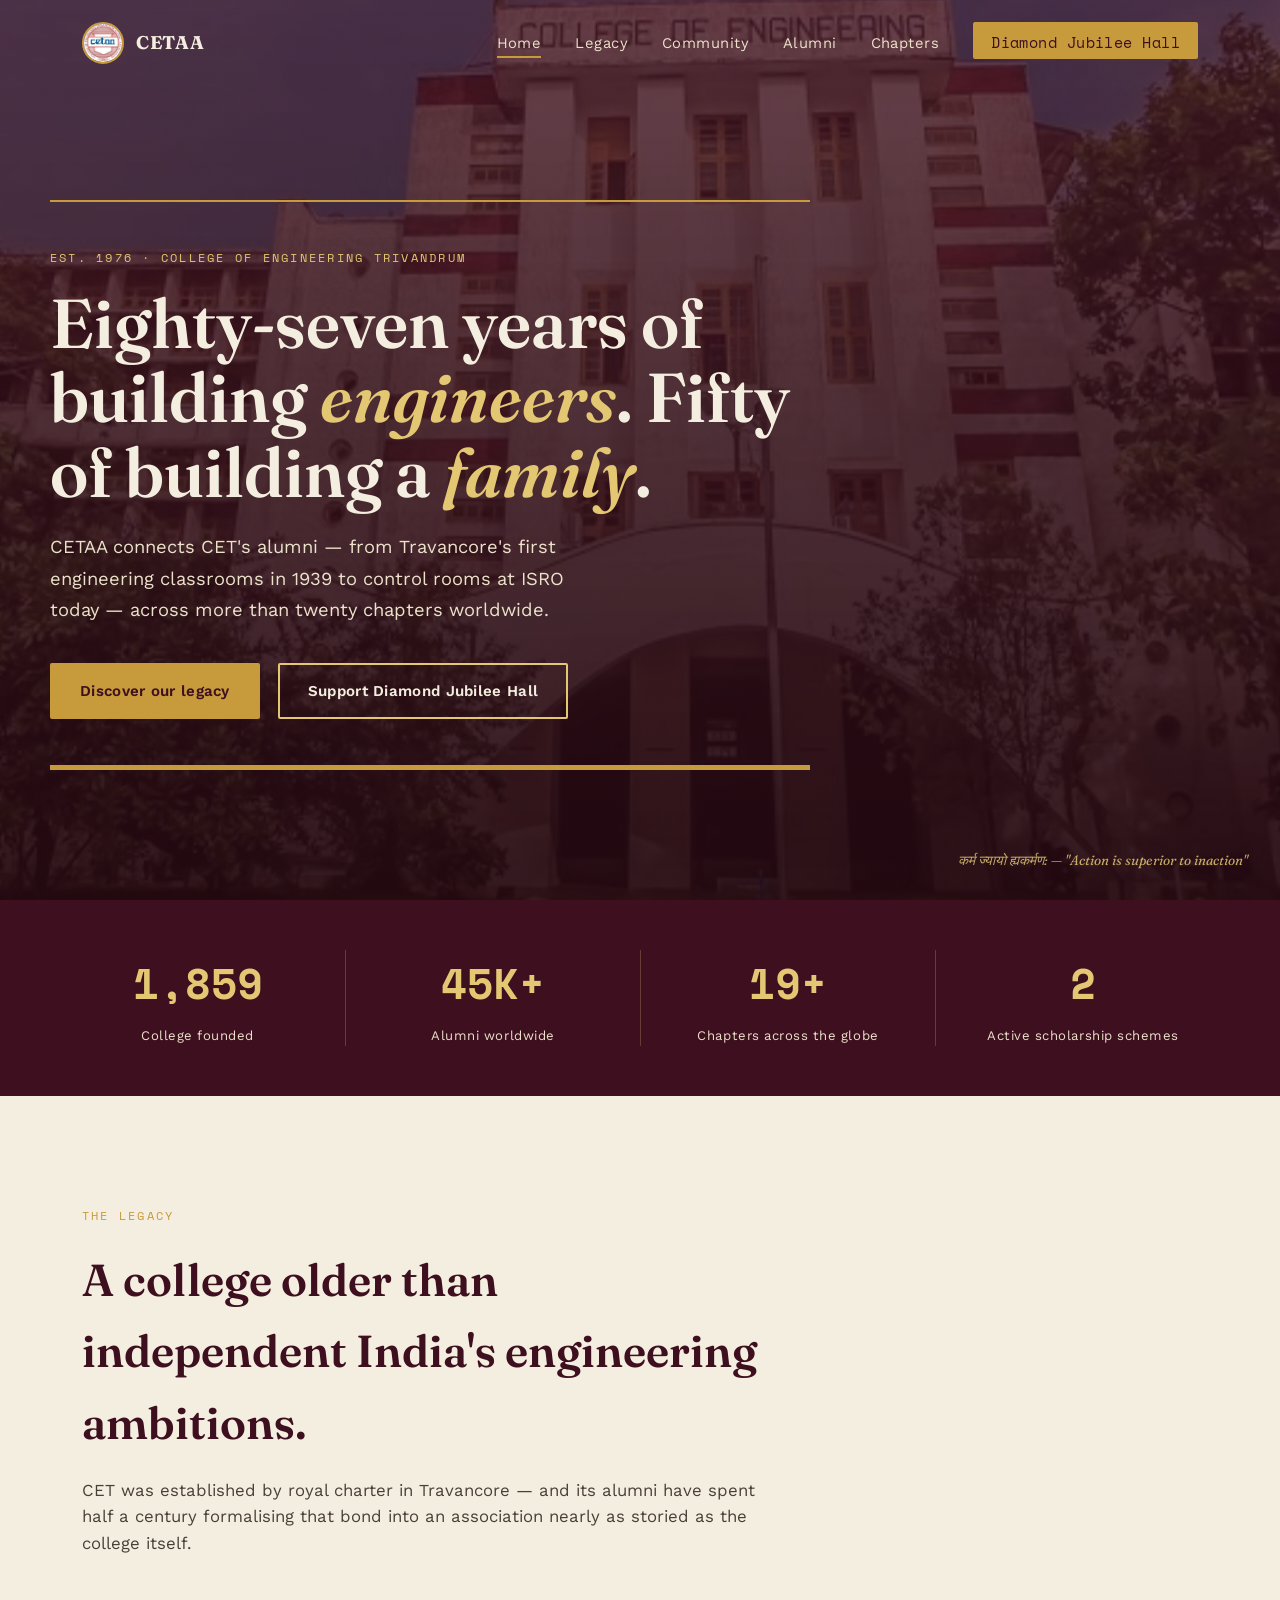
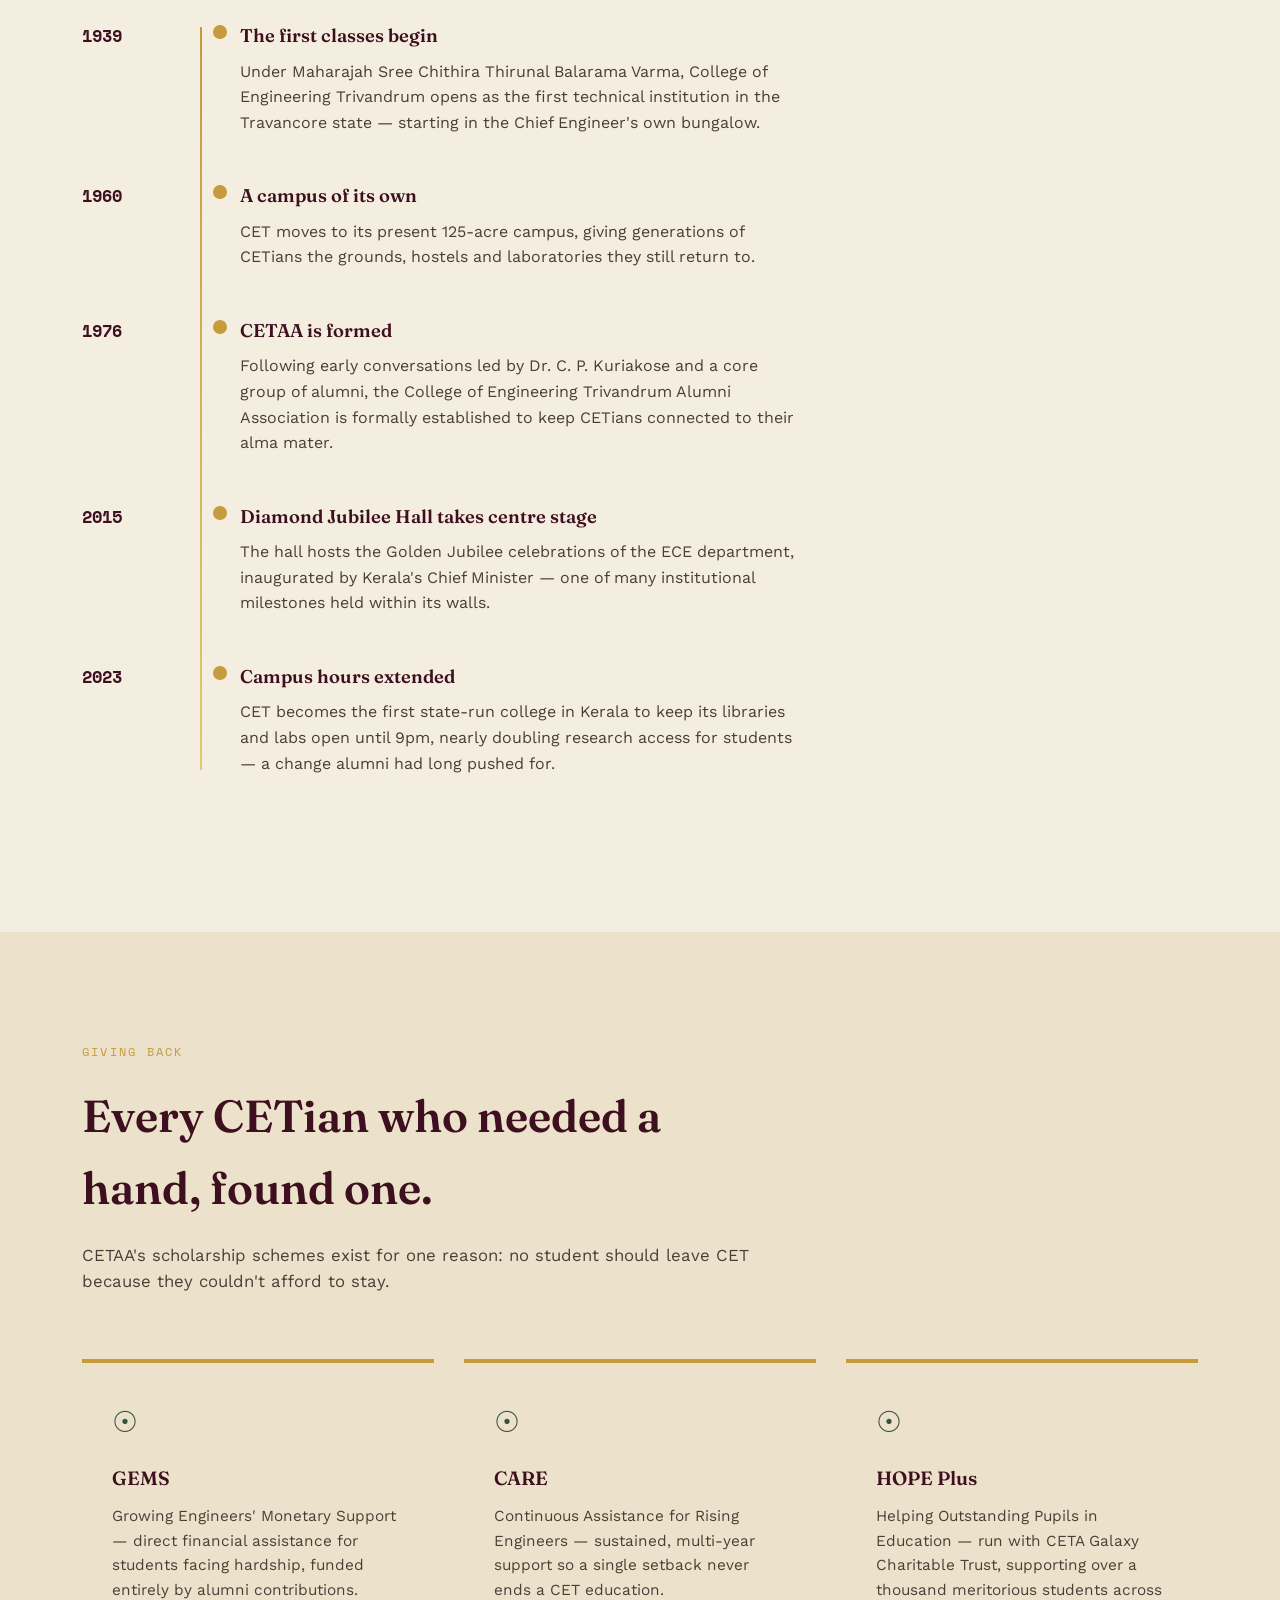
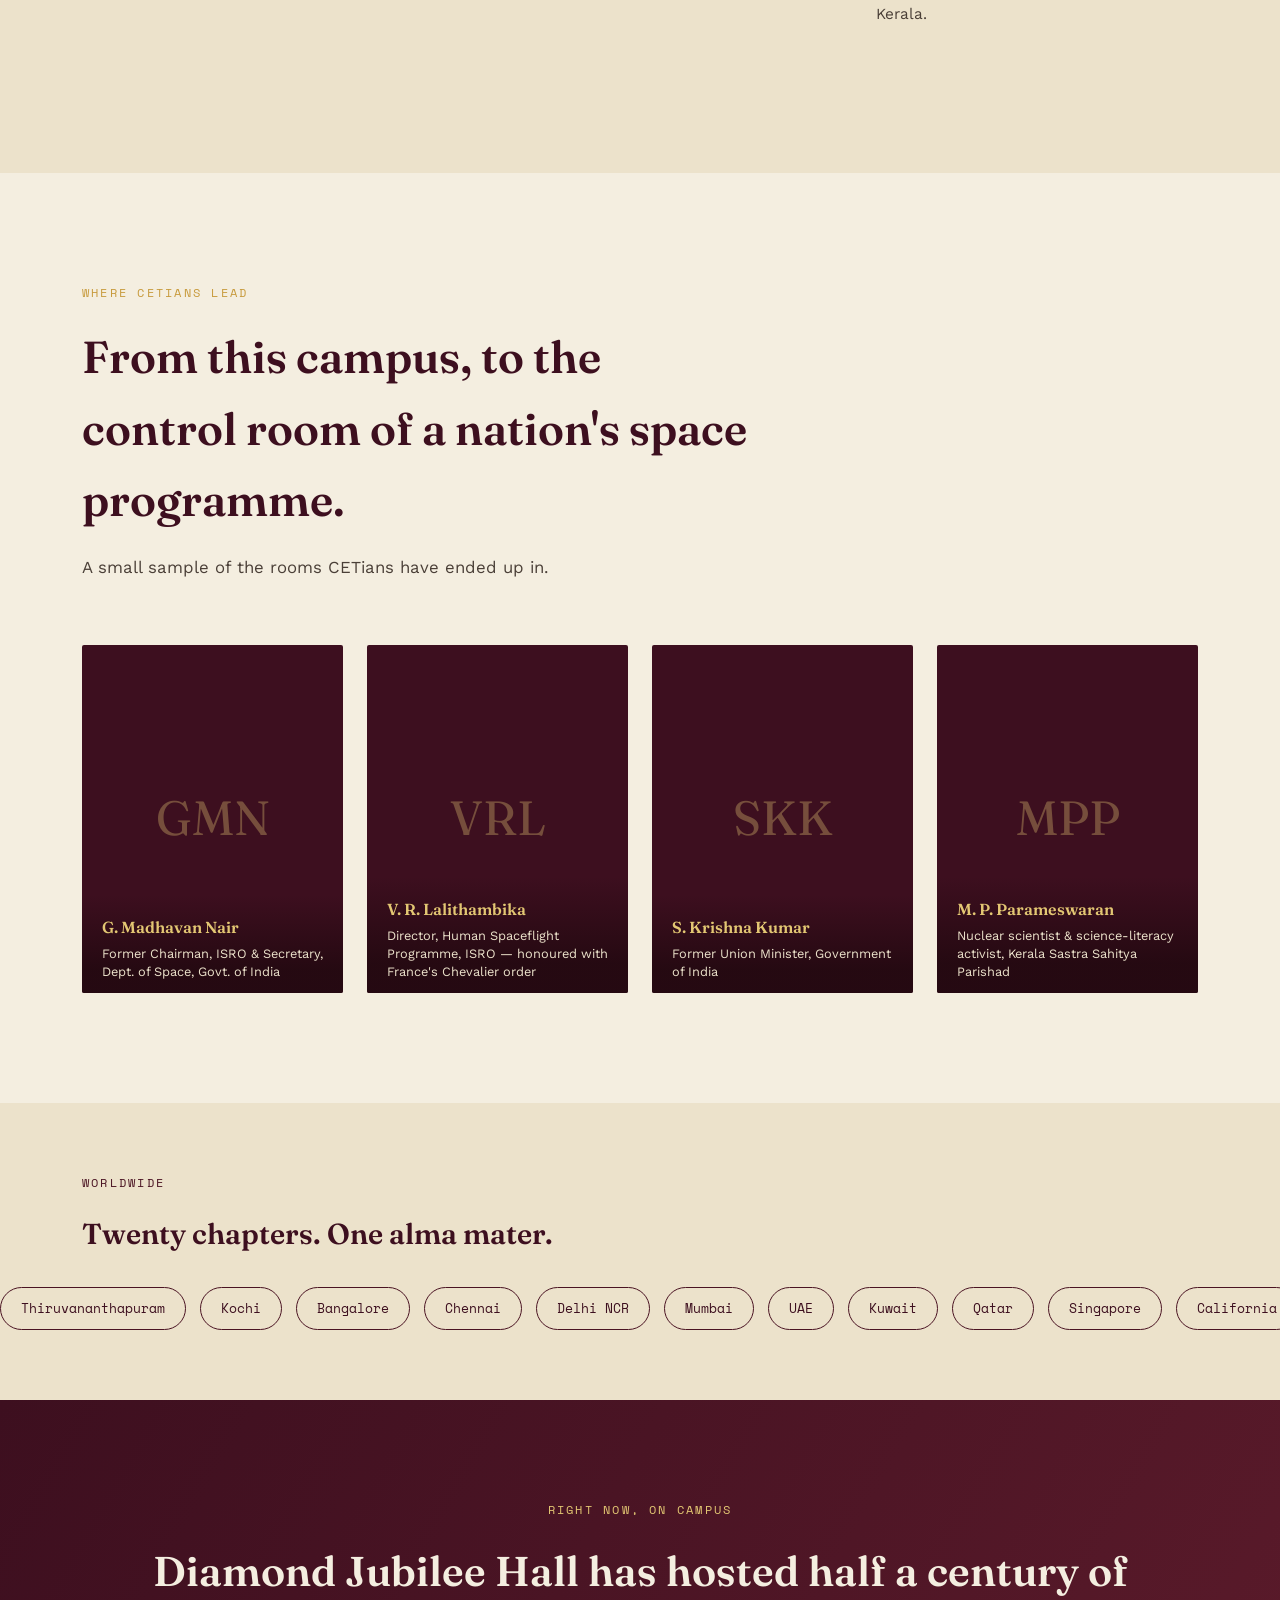
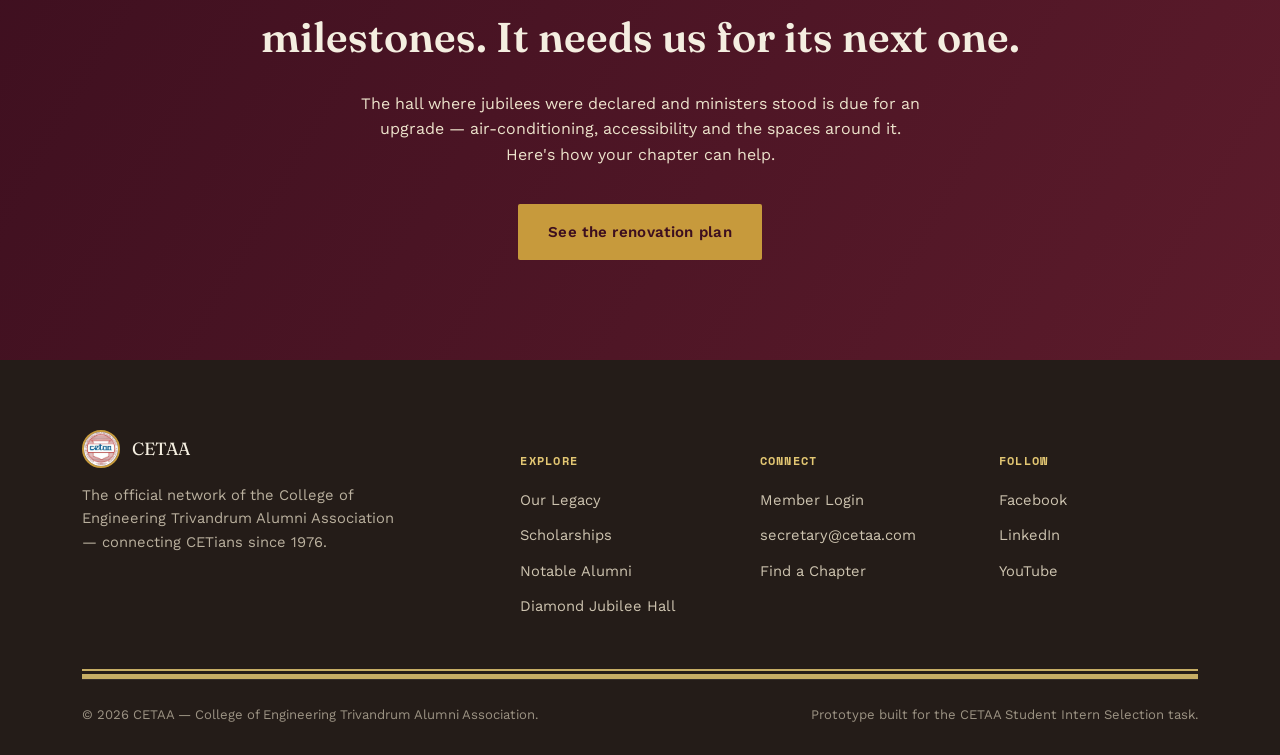
<file: CETAA(1)/index.html>
<!DOCTYPE html>
<html lang="en">
<head>
<meta charset="UTF-8">
<meta name="viewport" content="width=device-width, initial-scale=1.0">
<title>CETAA — College of Engineering Trivandrum Alumni Association</title>
<meta name="description" content="The official network of CETAA — connecting over 47,000 CET alumni across 20+ chapters worldwide since 1976.">
<link rel="preconnect" href="https://fonts.googleapis.com">
<link rel="preconnect" href="https://fonts.gstatic.com" crossorigin>
<link href="https://fonts.googleapis.com/css2?family=Fraunces:ital,opsz,wght@0,9..144,400..700;1,9..144,500&family=Work+Sans:wght@400;500;600&family=Space+Mono:wght@400;700&display=swap" rel="stylesheet">
<link rel="stylesheet" href="css/style.css">
</head>
<body>

<div id="scroll-progress"></div>

<!-- ===================== NAV ===================== -->
<nav class="site-nav">
  <div class="wrap">
    <a href="index.html" class="brand">
      <img src="images/logo.jpg" alt="CETAA emblem">
      <span class="brand-text">CETAA</span>
    </a>
    <ul class="nav-links">
      <li><a href="index.html">Home</a></li>
      <li><a href="#legacy">Legacy</a></li>
      <li><a href="#community">Community</a></li>
      <li><a href="#alumni">Alumni</a></li>
      <li><a href="#chapters">Chapters</a></li>
      <li><a href="renovation.html" class="nav-cta">Diamond Jubilee Hall</a></li>
    </ul>
    <button class="nav-toggle" aria-label="Toggle navigation"><span></span><span></span><span></span></button>
  </div>
</nav>

<!-- ===================== HERO ===================== -->
<header class="hero">
  <div class="hero-bg" style="background-image:url('images/hero.jpg');"></div>
  <div class="hero-overlay"></div>
  <div class="hero-inner wrap">
    <div class="hero-frame">
      <span class="eyebrow">Est. 1976 &middot; College of Engineering Trivandrum</span>
      <h1>Eighty-seven years of building <em>engineers</em>. Fifty of building a <em>family</em>.</h1>
      <p class="hero-sub">CETAA connects CET's alumni — from Travancore's first engineering classrooms in 1939 to control rooms at ISRO today — across more than twenty chapters worldwide.</p>
      <div class="hero-actions">
        <a href="#legacy" class="btn btn-primary">Discover our legacy</a>
        <a href="renovation.html" class="btn btn-ghost">Support Diamond Jubilee Hall</a>
      </div>
    </div>
  </div>
  <div class="motto">कर्म ज्यायो ह्यकर्मण: &mdash; "Action is superior to inaction"</div>
</header>

<!-- ===================== STATS ===================== -->
<section class="stats" style="padding:0;">
  <div class="wrap stats-grid">
    <div class="stat"><div class="stat-num" data-count="1939">0</div><div class="stat-label">College founded</div></div>
    <div class="stat"><div class="stat-num" data-count="47" data-suffix="K+">0</div><div class="stat-label">Alumni worldwide</div></div>
    <div class="stat"><div class="stat-num" data-count="20" data-suffix="+">0</div><div class="stat-label">Chapters across the globe</div></div>
    <div class="stat"><div class="stat-num" data-count="3">0</div><div class="stat-label">Active scholarship schemes</div></div>
  </div>
</section>

<!-- ===================== LEGACY / TIMELINE ===================== -->
<section id="legacy">
  <div class="wrap">
    <div class="section-head reveal">
      <span class="eyebrow">The Legacy</span>
      <h2>A college older than independent India's engineering ambitions.</h2>
      <p>CET was established by royal charter in Travancore — and its alumni have spent half a century formalising that bond into an association nearly as storied as the college itself.</p>
    </div>

    <div class="timeline">
      <div class="timeline-item reveal">
        <div class="timeline-year">1939</div><div class="timeline-dot"></div>
        <div class="timeline-content">
          <h4>The first classes begin</h4>
          <p>Under Maharajah Sree Chithira Thirunal Balarama Varma, College of Engineering Trivandrum opens as the first technical institution in the Travancore state — starting in the Chief Engineer's own bungalow.</p>
        </div>
      </div>
      <div class="timeline-item reveal">
        <div class="timeline-year">1960</div><div class="timeline-dot"></div>
        <div class="timeline-content">
          <h4>A campus of its own</h4>
          <p>CET moves to its present 125-acre campus, giving generations of CETians the grounds, hostels and laboratories they still return to.</p>
        </div>
      </div>
      <div class="timeline-item reveal">
        <div class="timeline-year">1976</div><div class="timeline-dot"></div>
        <div class="timeline-content">
          <h4>CETAA is formed</h4>
          <p>Following early conversations led by Dr. C. P. Kuriakose and a core group of alumni, the College of Engineering Trivandrum Alumni Association is formally established to keep CETians connected to their alma mater.</p>
        </div>
      </div>
      <div class="timeline-item reveal">
        <div class="timeline-year">2015</div><div class="timeline-dot"></div>
        <div class="timeline-content">
          <h4>Diamond Jubilee Hall takes centre stage</h4>
          <p>The hall hosts the Golden Jubilee celebrations of the ECE department, inaugurated by Kerala's Chief Minister — one of many institutional milestones held within its walls.</p>
        </div>
      </div>
      <div class="timeline-item reveal">
        <div class="timeline-year">2023</div><div class="timeline-dot"></div>
        <div class="timeline-content">
          <h4>Campus hours extended</h4>
          <p>CET becomes the first state-run college in Kerala to keep its libraries and labs open until 9pm, nearly doubling research access for students — a change alumni had long pushed for.</p>
        </div>
      </div>
    </div>
  </div>
</section>

<!-- ===================== COMMUNITY / SCHOLARSHIPS ===================== -->
<section id="community" style="background:var(--cream-100);">
  <div class="wrap">
    <div class="section-head reveal">
      <span class="eyebrow">Giving Back</span>
      <h2>Every CETian who needed a hand, found one.</h2>
      <p>CETAA's scholarship schemes exist for one reason: no student should leave CET because they couldn't afford to stay.</p>
    </div>
    <div class="card-grid reveal-stagger">
      <div class="card reveal" style="--i:0">
        <span class="icon">&#9737;</span>
        <h4>GEMS</h4>
        <p>Growing Engineers' Monetary Support — direct financial assistance for students facing hardship, funded entirely by alumni contributions.</p>
      </div>
      <div class="card reveal" style="--i:1">
        <span class="icon">&#9737;</span>
        <h4>CARE</h4>
        <p>Continuous Assistance for Rising Engineers — sustained, multi-year support so a single setback never ends a CET education.</p>
      </div>
      <div class="card reveal" style="--i:2">
        <span class="icon">&#9737;</span>
        <h4>HOPE Plus</h4>
        <p>Helping Outstanding Pupils in Education — run with CETA Galaxy Charitable Trust, supporting over a thousand meritorious students across Kerala.</p>
      </div>
    </div>
  </div>
</section>

<!-- ===================== ALUMNI SPOTLIGHT ===================== -->
<section id="alumni">
  <div class="wrap">
    <div class="section-head reveal">
      <span class="eyebrow">Where CETians Lead</span>
      <h2>From this campus, to the control room of a nation's space programme.</h2>
      <p>A small sample of the rooms CETians have ended up in.</p>
    </div>
    <div class="alumni-grid">
      <div class="alumni-card reveal" style="--i:0">
        <div class="initials">GMN</div>
        <div class="info"><h4>G. Madhavan Nair</h4><p>Former Chairman, ISRO &amp; Secretary, Dept. of Space, Govt. of India</p></div>
      </div>
      <div class="alumni-card reveal" style="--i:1">
        <div class="initials">VRL</div>
        <div class="info"><h4>V. R. Lalithambika</h4><p>Director, Human Spaceflight Programme, ISRO — honoured with France's Chevalier order</p></div>
      </div>
      <div class="alumni-card reveal" style="--i:2">
        <div class="initials">SKK</div>
        <div class="info"><h4>S. Krishna Kumar</h4><p>Former Union Minister, Government of India</p></div>
      </div>
      <div class="alumni-card reveal" style="--i:3">
        <div class="initials">MPP</div>
        <div class="info"><h4>M. P. Parameswaran</h4><p>Nuclear scientist &amp; science-literacy activist, Kerala Sastra Sahitya Parishad</p></div>
      </div>
    </div>
  </div>
</section>

<!-- ===================== CHAPTERS MARQUEE ===================== -->
<section id="chapters" class="chapters" style="padding:70px 0;">
  <div class="wrap" style="margin-bottom:30px;">
    <span class="eyebrow" style="color:var(--maroon-800);">Worldwide</span>
    <h2 style="margin-top:8px; font-size:1.8rem;">Twenty chapters. One alma mater.</h2>
  </div>
  <div class="chapters-track">
    <span class="chip">Thiruvananthapuram</span><span class="chip">Kochi</span><span class="chip">Bangalore</span>
    <span class="chip">Chennai</span><span class="chip">Delhi NCR</span><span class="chip">Mumbai</span>
    <span class="chip">UAE</span><span class="chip">Kuwait</span><span class="chip">Qatar</span>
    <span class="chip">Singapore</span><span class="chip">California</span><span class="chip">Texas</span>
    <span class="chip">New York</span><span class="chip">Chicago</span><span class="chip">United Kingdom</span>
    <!-- duplicated for seamless marquee loop -->
    <span class="chip">Thiruvananthapuram</span><span class="chip">Kochi</span><span class="chip">Bangalore</span>
    <span class="chip">Chennai</span><span class="chip">Delhi NCR</span><span class="chip">Mumbai</span>
    <span class="chip">UAE</span><span class="chip">Kuwait</span><span class="chip">Qatar</span>
    <span class="chip">Singapore</span><span class="chip">California</span><span class="chip">Texas</span>
    <span class="chip">New York</span><span class="chip">Chicago</span><span class="chip">United Kingdom</span>
  </div>
</section>

<!-- ===================== CTA → RENOVATION ===================== -->
<section class="cta-band">
  <div class="wrap reveal">
    <span class="eyebrow" style="color:var(--gold-300);">Right now, on campus</span>
    <h2>Diamond Jubilee Hall has hosted half a century of milestones. It needs us for its next one.</h2>
    <p>The hall where jubilees were declared and ministers stood is due for an upgrade — air-conditioning, accessibility and the spaces around it. Here's how your chapter can help.</p>
    <a href="renovation.html" class="btn btn-primary">See the renovation plan</a>
  </div>
</section>

<!-- ===================== FOOTER ===================== -->
<footer>
  <div class="wrap">
    <div class="footer-grid">
      <div>
        <div class="footer-brand">
          <img src="images/logo.jpg" alt="CETAA emblem">
          <span>CETAA</span>
        </div>
        <p>The official network of the College of Engineering Trivandrum Alumni Association — connecting CETians since 1976.</p>
      </div>
      <div>
        <h5>Explore</h5>
        <ul>
          <li><a href="#legacy">Our Legacy</a></li>
          <li><a href="#community">Scholarships</a></li>
          <li><a href="#alumni">Notable Alumni</a></li>
          <li><a href="renovation.html">Diamond Jubilee Hall</a></li>
        </ul>
      </div>
      <div>
        <h5>Connect</h5>
        <ul>
          <li><a href="https://alumni.cet.ac.in" target="_blank" rel="noopener">Member Login</a></li>
          <li><a href="mailto:secretary@cetaa.com">secretary@cetaa.com</a></li>
          <li><a href="#chapters">Find a Chapter</a></li>
        </ul>
      </div>
      <div>
        <h5>Follow</h5>
        <ul>
          <li><a href="#">Facebook</a></li>
          <li><a href="#">LinkedIn</a></li>
          <li><a href="#">YouTube</a></li>
        </ul>
      </div>
    </div>
    <div class="kasavu-rule dark"></div>
    <div class="footer-bottom">
      <span>&copy; 2026 CETAA — College of Engineering Trivandrum Alumni Association.</span>
      <span>Prototype built for the CETAA Student Intern Selection task.</span>
    </div>
  </div>
</footer>

<script src="js/script.js"></script>
</body>
</html>
</file>
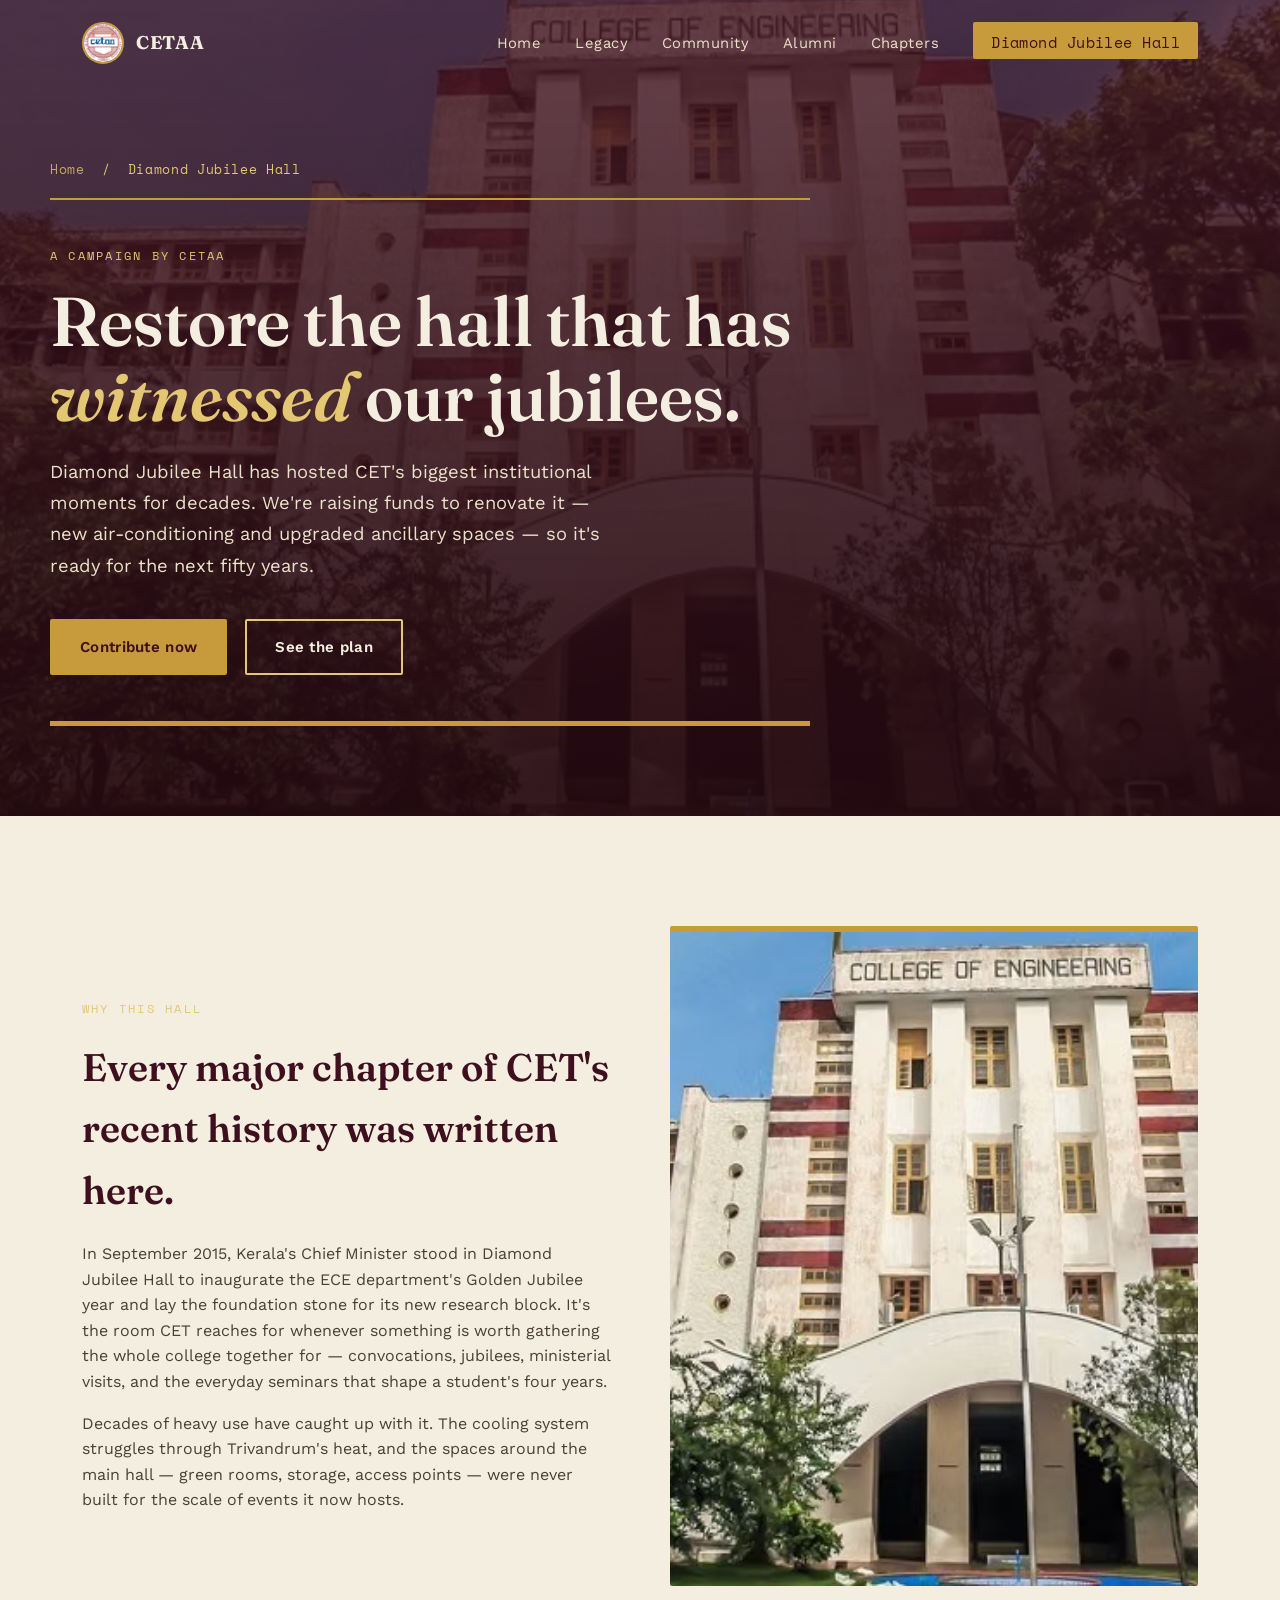
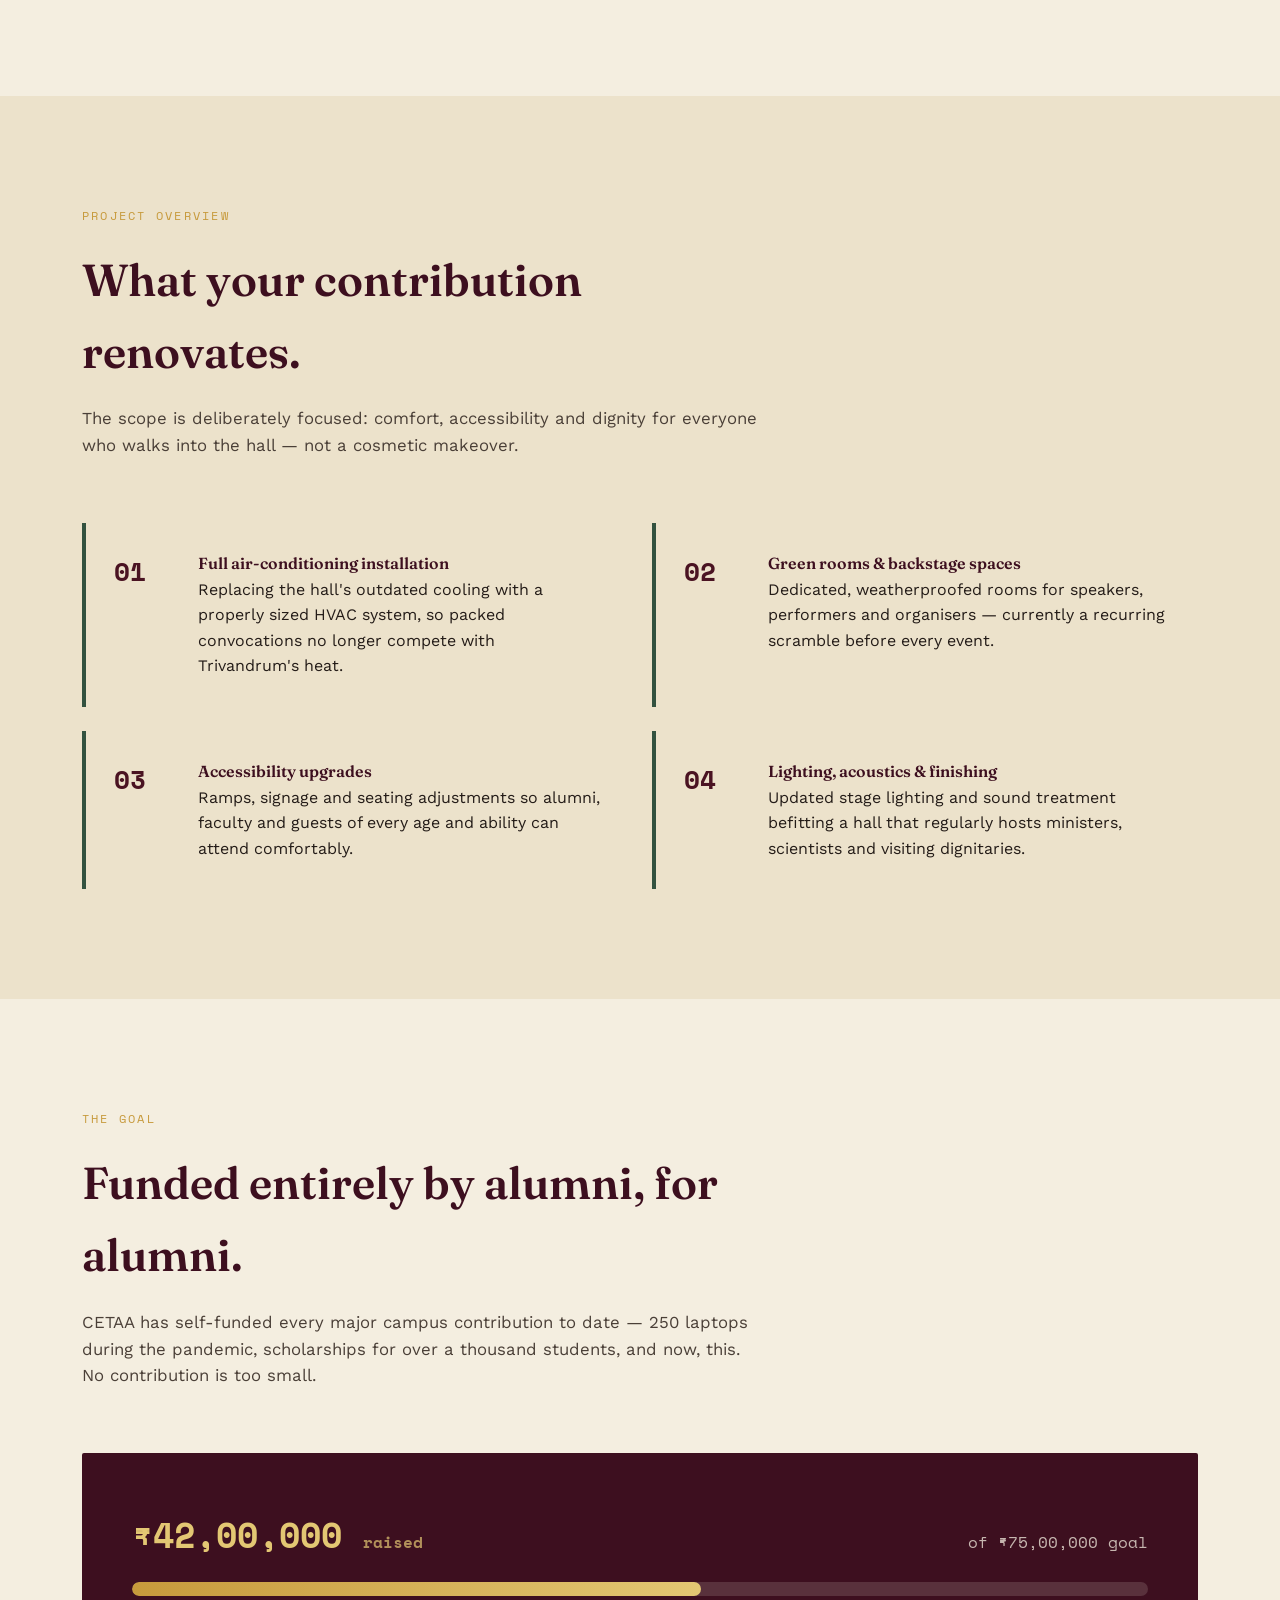
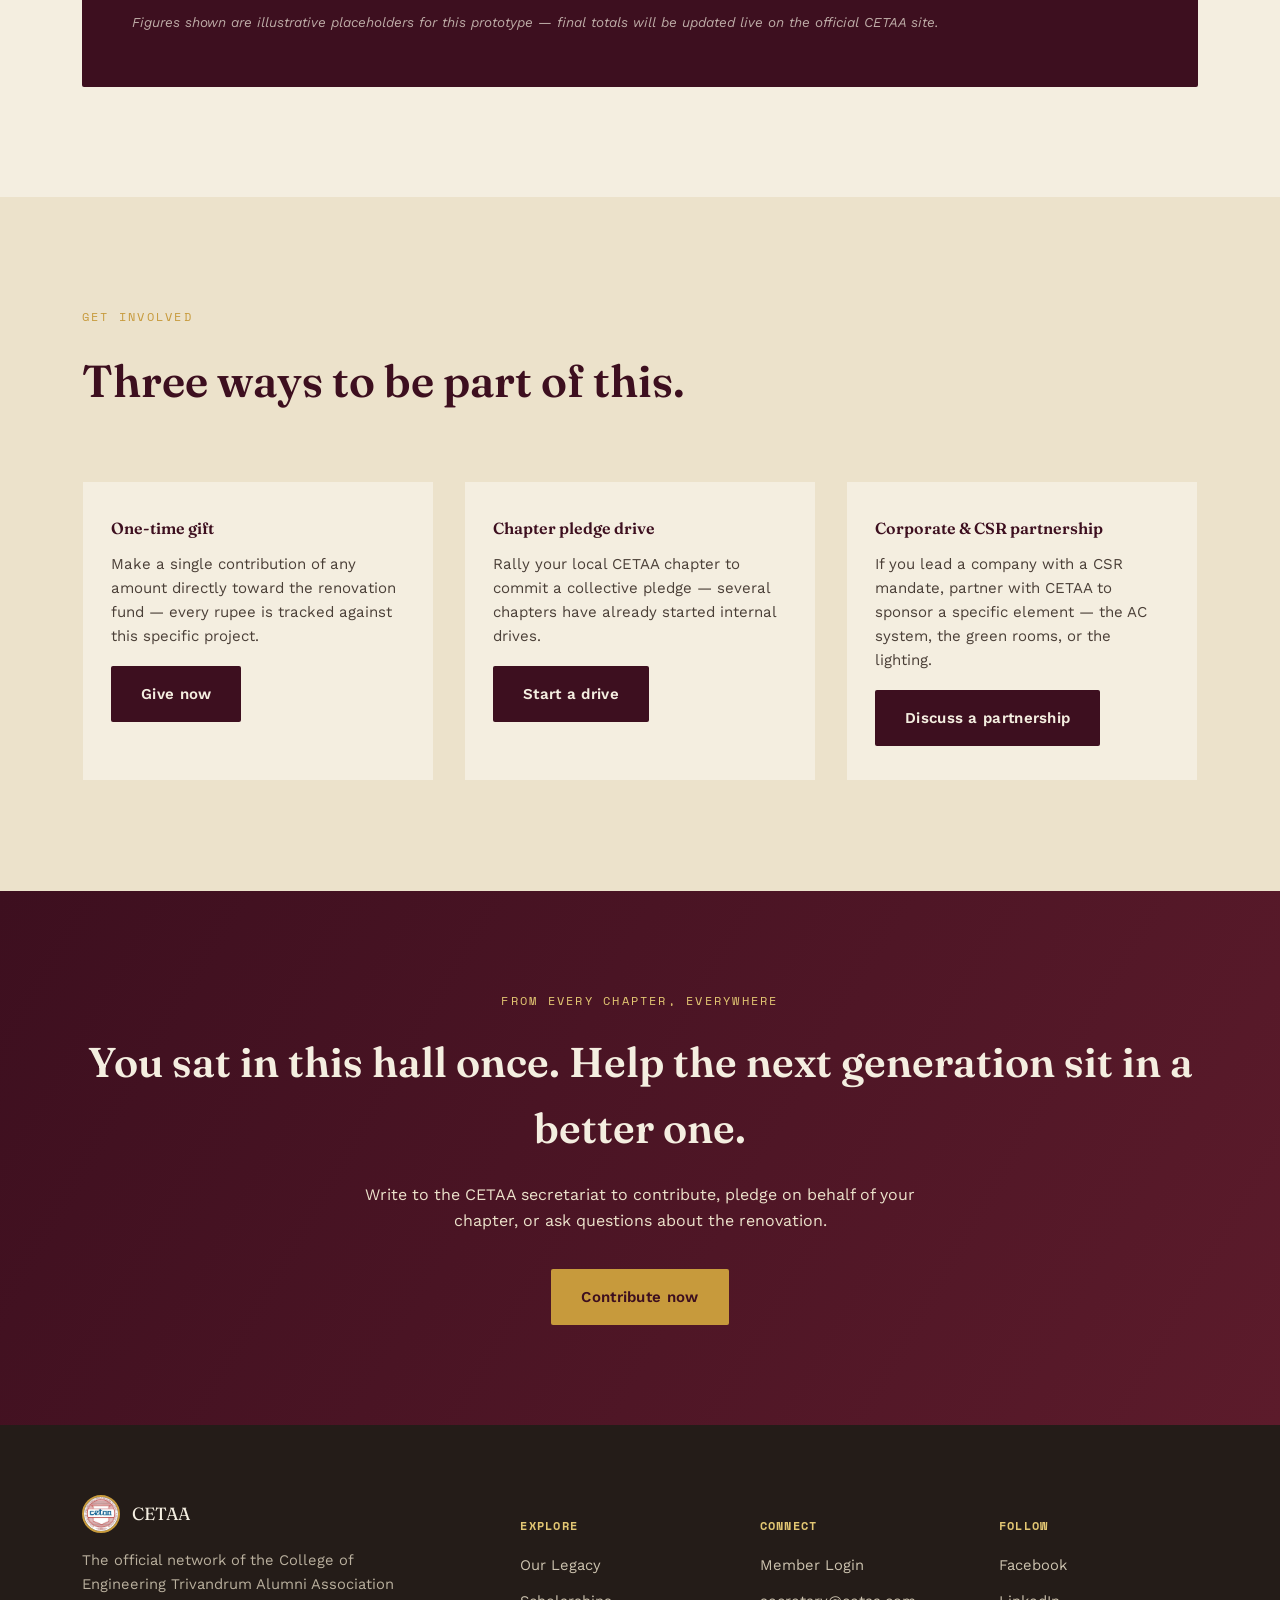
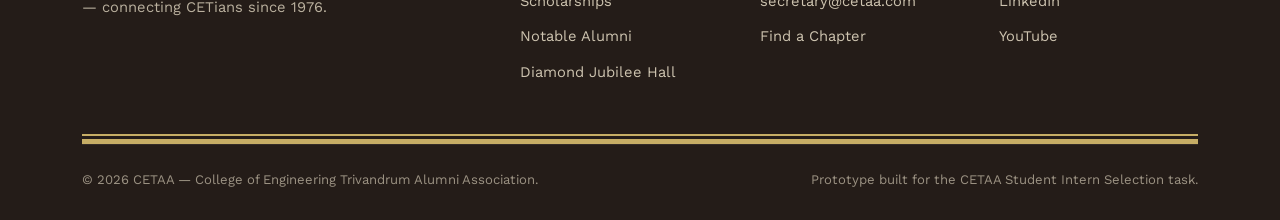
<file: CETAA(1)/renovation.html>
<!DOCTYPE html>
<html lang="en">
<head>
<meta charset="UTF-8">
<meta name="viewport" content="width=device-width, initial-scale=1.0">
<title>Diamond Jubilee Hall Renovation — CETAA</title>
<meta name="description" content="Help CETAA renovate Diamond Jubilee Hall at CET — air-conditioning, accessibility and ancillary spaces for the next fifty years of milestones.">
<link rel="preconnect" href="https://fonts.googleapis.com">
<link rel="preconnect" href="https://fonts.gstatic.com" crossorigin>
<link href="https://fonts.googleapis.com/css2?family=Fraunces:ital,opsz,wght@0,9..144,400..700;1,9..144,500&family=Work+Sans:wght@400;500;600&family=Space+Mono:wght@400;700&display=swap" rel="stylesheet">
<link rel="stylesheet" href="css/style.css">
</head>
<body>

<div id="scroll-progress"></div>

<!-- ===================== NAV ===================== -->
<nav class="site-nav">
  <div class="wrap">
    <a href="index.html" class="brand">
      <img src="images/logo.jpg" alt="CETAA emblem">
      <span class="brand-text">CETAA</span>
    </a>
    <ul class="nav-links">
      <li><a href="index.html">Home</a></li>
      <li><a href="index.html#legacy">Legacy</a></li>
      <li><a href="index.html#community">Community</a></li>
      <li><a href="index.html#alumni">Alumni</a></li>
      <li><a href="index.html#chapters">Chapters</a></li>
      <li><a href="renovation.html" class="nav-cta">Diamond Jubilee Hall</a></li>
    </ul>
    <button class="nav-toggle" aria-label="Toggle navigation"><span></span><span></span><span></span></button>
  </div>
</nav>

<!-- ===================== HERO ===================== -->
<header class="hero" style="min-height:78vh;">
  <div class="hero-bg" style="background-image:url('images/hero.jpg');"></div>
  <div class="hero-overlay"></div>
  <div class="hero-inner wrap">
    <div class="breadcrumb" style="margin-bottom:18px;"><a href="index.html">Home</a> &nbsp;/&nbsp; Diamond Jubilee Hall</div>
    <div class="hero-frame">
      <span class="eyebrow">A Campaign by CETAA</span>
      <h1>Restore the hall that has <em>witnessed</em> our jubilees.</h1>
      <p class="hero-sub">Diamond Jubilee Hall has hosted CET's biggest institutional moments for decades. We're raising funds to renovate it — new air-conditioning and upgraded ancillary spaces — so it's ready for the next fifty years.</p>
      <div class="hero-actions">
        <a href="#contribute" class="btn btn-primary">Contribute now</a>
        <a href="#objectives" class="btn btn-ghost">See the plan</a>
      </div>
    </div>
  </div>
</header>

<!-- ===================== WHY THIS HALL ===================== -->
<section>
  <div class="wrap split">
    <div class="reveal">
      <span class="eyebrow">Why This Hall</span>
      <h2 style="margin-top:10px; font-size:clamp(1.8rem,3vw,2.4rem);">Every major chapter of CET's recent history was written here.</h2>
      <p style="margin-top:20px; color:var(--ink-700);">In September 2015, Kerala's Chief Minister stood in Diamond Jubilee Hall to inaugurate the ECE department's Golden Jubilee year and lay the foundation stone for its new research block. It's the room CET reaches for whenever something is worth gathering the whole college together for — convocations, jubilees, ministerial visits, and the everyday seminars that shape a student's four years.</p>
      <p style="margin-top:16px; color:var(--ink-700);">Decades of heavy use have caught up with it. The cooling system struggles through Trivandrum's heat, and the spaces around the main hall — green rooms, storage, access points — were never built for the scale of events it now hosts.</p>
    </div>
    <div class="reveal" style="--i:1">
      <img src="images/hero.jpg" alt="Diamond Jubilee Hall, CET campus" style="aspect-ratio:4/5; object-fit:cover; width:100%;">
    </div>
  </div>
</section>

<!-- ===================== OBJECTIVES ===================== -->
<section id="objectives" style="background:var(--cream-100);">
  <div class="wrap">
    <div class="section-head reveal">
      <span class="eyebrow">Project Overview</span>
      <h2>What your contribution renovates.</h2>
      <p>The scope is deliberately focused: comfort, accessibility and dignity for everyone who walks into the hall — not a cosmetic makeover.</p>
    </div>
    <div class="objectives">
      <div class="objective reveal" style="--i:0">
        <span class="num">01</span>
        <div>
          <h4>Full air-conditioning installation</h4>
          <p>Replacing the hall's outdated cooling with a properly sized HVAC system, so packed convocations no longer compete with Trivandrum's heat.</p>
        </div>
      </div>
      <div class="objective reveal" style="--i:1">
        <span class="num">02</span>
        <div>
          <h4>Green rooms &amp; backstage spaces</h4>
          <p>Dedicated, weatherproofed rooms for speakers, performers and organisers — currently a recurring scramble before every event.</p>
        </div>
      </div>
      <div class="objective reveal" style="--i:2">
        <span class="num">03</span>
        <div>
          <h4>Accessibility upgrades</h4>
          <p>Ramps, signage and seating adjustments so alumni, faculty and guests of every age and ability can attend comfortably.</p>
        </div>
      </div>
      <div class="objective reveal" style="--i:3">
        <span class="num">04</span>
        <div>
          <h4>Lighting, acoustics &amp; finishing</h4>
          <p>Updated stage lighting and sound treatment befitting a hall that regularly hosts ministers, scientists and visiting dignitaries.</p>
        </div>
      </div>
    </div>
  </div>
</section>

<!-- ===================== FUNDRAISING PROGRESS ===================== -->
<section>
  <div class="wrap">
    <div class="section-head reveal">
      <span class="eyebrow">The Goal</span>
      <h2>Funded entirely by alumni, for alumni.</h2>
      <p>CETAA has self-funded every major campus contribution to date — 250 laptops during the pandemic, scholarships for over a thousand students, and now, this. No contribution is too small.</p>
    </div>
    <div class="progress-block reveal">
      <div class="progress-figures">
        <span class="raised">&#8377;42,00,000 <span style="font-size:1rem; opacity:.7;">raised</span></span>
        <span class="goal">of &#8377;75,00,000 goal</span>
      </div>
      <div class="progress-track"><div class="progress-fill" data-pct="56"></div></div>
      <p class="progress-note">Figures shown are illustrative placeholders for this prototype — final totals will be updated live on the official CETAA site.</p>
    </div>
  </div>
</section>

<!-- ===================== WAYS TO CONTRIBUTE ===================== -->
<section id="contribute" style="background:var(--cream-100);">
  <div class="wrap">
    <div class="section-head reveal">
      <span class="eyebrow">Get Involved</span>
      <h2>Three ways to be part of this.</h2>
    </div>
    <div class="give-grid">
      <div class="give-card reveal" style="--i:0">
        <h4>One-time gift</h4>
        <p>Make a single contribution of any amount directly toward the renovation fund — every rupee is tracked against this specific project.</p>
        <a href="mailto:secretary@cetaa.com?subject=Diamond%20Jubilee%20Hall%20Contribution" class="btn btn-dark">Give now</a>
      </div>
      <div class="give-card reveal" style="--i:1">
        <h4>Chapter pledge drive</h4>
        <p>Rally your local CETAA chapter to commit a collective pledge — several chapters have already started internal drives.</p>
        <a href="mailto:secretary@cetaa.com?subject=Chapter%20Pledge%20-%20Diamond%20Jubilee%20Hall" class="btn btn-dark">Start a drive</a>
      </div>
      <div class="give-card reveal" style="--i:2">
        <h4>Corporate &amp; CSR partnership</h4>
        <p>If you lead a company with a CSR mandate, partner with CETAA to sponsor a specific element — the AC system, the green rooms, or the lighting.</p>
        <a href="mailto:secretary@cetaa.com?subject=CSR%20Partnership%20-%20Diamond%20Jubilee%20Hall" class="btn btn-dark">Discuss a partnership</a>
      </div>
    </div>
  </div>
</section>

<!-- ===================== CLOSING CTA ===================== -->
<section class="cta-band">
  <div class="wrap reveal">
    <span class="eyebrow" style="color:var(--gold-300);">From Every Chapter, Everywhere</span>
    <h2>You sat in this hall once. Help the next generation sit in a better one.</h2>
    <p>Write to the CETAA secretariat to contribute, pledge on behalf of your chapter, or ask questions about the renovation.</p>
    <a href="mailto:secretary@cetaa.com?subject=Diamond%20Jubilee%20Hall%20Contribution" class="btn btn-primary">Contribute now</a>
  </div>
</section>

<!-- ===================== FOOTER ===================== -->
<footer>
  <div class="wrap">
    <div class="footer-grid">
      <div>
        <div class="footer-brand">
          <img src="images/logo.jpg" alt="CETAA emblem">
          <span>CETAA</span>
        </div>
        <p>The official network of the College of Engineering Trivandrum Alumni Association — connecting CETians since 1976.</p>
      </div>
      <div>
        <h5>Explore</h5>
        <ul>
          <li><a href="index.html#legacy">Our Legacy</a></li>
          <li><a href="index.html#community">Scholarships</a></li>
          <li><a href="index.html#alumni">Notable Alumni</a></li>
          <li><a href="renovation.html">Diamond Jubilee Hall</a></li>
        </ul>
      </div>
      <div>
        <h5>Connect</h5>
        <ul>
          <li><a href="https://alumni.cet.ac.in" target="_blank" rel="noopener">Member Login</a></li>
          <li><a href="mailto:secretary@cetaa.com">secretary@cetaa.com</a></li>
          <li><a href="index.html#chapters">Find a Chapter</a></li>
        </ul>
      </div>
      <div>
        <h5>Follow</h5>
        <ul>
          <li><a href="#">Facebook</a></li>
          <li><a href="#">LinkedIn</a></li>
          <li><a href="#">YouTube</a></li>
        </ul>
      </div>
    </div>
    <div class="kasavu-rule dark"></div>
    <div class="footer-bottom">
      <span>&copy; 2026 CETAA — College of Engineering Trivandrum Alumni Association.</span>
      <span>Prototype built for the CETAA Student Intern Selection task.</span>
    </div>
  </div>
</footer>

<script src="js/script.js"></script>
</body>
</html>
</file>
<file: CETAA(1)/css/style.css>
/* =========================================================
   CETAA — Stylesheet
   Palette: Travancore heritage — oxblood maroon, brass gold,
   parchment cream, palm green. Signature motif: the "kasavu"
   double gold rule, echoing the gold border of Kerala's
   traditional kasavu cloth — used everywhere as a structural
   device, not decoration.
   ========================================================= */

:root{
  --maroon-900:#3d0f1f;
  --maroon-800:#4a1322;
  --maroon-700:#5c1b2b;
  --gold-500:#c79a3c;
  --gold-300:#e3c773;
  --cream-50:#f4eee0;
  --cream-100:#ece2cb;
  --ink-900:#241c18;
  --ink-700:#4a3f37;
  --palm-700:#33523f;
  --palm-500:#4a7059;

  --font-display:"Fraunces", Georgia, serif;
  --font-body:"Work Sans", -apple-system, sans-serif;
  --font-mono:"Space Mono", monospace;

  --container:1180px;
  --radius:2px;
  --ease:cubic-bezier(.22,1,.36,1);
}

@media (prefers-reduced-motion: reduce){
  *, *::before, *::after{
    animation-duration:0.001ms !important;
    animation-iteration-count:1 !important;
    transition-duration:0.001ms !important;
    scroll-behavior:auto !important;
  }
}

*{box-sizing:border-box;}
html{scroll-behavior:smooth;}
body{
  margin:0;
  background:var(--cream-50);
  color:var(--ink-900);
  font-family:var(--font-body);
  font-size:16px;
  line-height:1.6;
  -webkit-font-smoothing:antialiased;
}
img{max-width:100%;display:block;}
a{color:inherit;text-decoration:none;}
ul{margin:0;padding:0;list-style:none;}
h1,h2,h3,h4{font-family:var(--font-display);margin:0;font-weight:600;color:var(--maroon-900);}
p{margin:0;}
.wrap{max-width:var(--container);margin:0 auto;padding:0 32px;}

:focus-visible{
  outline:3px solid var(--gold-500);
  outline-offset:3px;
}

/* ---------- Kasavu rule (signature motif) ---------- */
.kasavu-rule{
  height:10px;
  background:
    linear-gradient(var(--gold-500), var(--gold-500)) top / 100% 2px no-repeat,
    linear-gradient(var(--gold-500), var(--gold-500)) bottom / 100% 5px no-repeat;
  opacity:.85;
}
.kasavu-rule.dark{
  background:
    linear-gradient(var(--gold-300), var(--gold-300)) top / 100% 2px no-repeat,
    linear-gradient(var(--gold-300), var(--gold-300)) bottom / 100% 5px no-repeat;
}

/* ---------- Scroll progress ---------- */
#scroll-progress{
  position:fixed; top:0; left:0; height:3px; width:0%;
  background:var(--gold-500); z-index:1000; transition:width .1s linear;
}

/* ---------- Nav ---------- */
.site-nav{
  position:fixed; top:0; left:0; right:0; z-index:900;
  padding:22px 0;
  transition:background .4s var(--ease), padding .4s var(--ease), box-shadow .4s var(--ease);
}
.site-nav .wrap{display:flex; align-items:center; justify-content:space-between;}
.site-nav.is-scrolled{
  background:rgba(244,238,224,.94);
  backdrop-filter:blur(8px);
  padding:12px 0;
  box-shadow:0 1px 0 var(--gold-500);
}
.brand{display:flex; align-items:center; gap:12px;}
.brand img{width:42px; height:42px; border-radius:50%; border:2px solid var(--gold-500);}
.brand-text{font-family:var(--font-display); font-weight:700; font-size:1.15rem; letter-spacing:.04em; color:var(--cream-50);}
.site-nav.is-scrolled .brand-text{color:var(--maroon-900);}
.nav-links{display:flex; gap:34px; align-items:center;}
.nav-links a{
  font-size:.92rem; letter-spacing:.03em; color:var(--cream-100);
  position:relative; padding-bottom:6px; transition:color .3s;
}
.site-nav.is-scrolled .nav-links a{color:var(--ink-900);}
.nav-links a::after{
  content:""; position:absolute; left:0; bottom:0; width:0; height:2px;
  background:var(--gold-500); transition:width .35s var(--ease);
}
.nav-links a:hover::after, .nav-links a.is-active::after{width:100%;}
.nav-cta{
  font-family:var(--font-mono); font-size:.78rem; letter-spacing:.04em;
  background:var(--gold-500); color:var(--maroon-900) !important;
  padding:10px 18px; border-radius:var(--radius);
  transition:transform .3s var(--ease), background .3s;
}
.nav-cta:hover{background:var(--gold-300); transform:translateY(-2px);}
.nav-cta::after{display:none;}
.nav-toggle{display:none; flex-direction:column; gap:5px; background:none; border:0; cursor:pointer; padding:6px;}
.nav-toggle span{width:26px; height:2px; background:var(--cream-100);}
.site-nav.is-scrolled .nav-toggle span{background:var(--maroon-900);}

/* ---------- Hero ---------- */
.hero{
  position:relative; min-height:100vh; display:flex; align-items:center;
  overflow:hidden; color:var(--cream-50);
}
.hero-bg{
  position:absolute; inset:0; background-size:cover; background-position:center;
  transform:scale(1.05);
  will-change:transform;
}
.hero-overlay{
  position:absolute; inset:0;
  background:linear-gradient(180deg, rgba(61,15,31,.78) 0%, rgba(36,9,17,.92) 100%);
}
.hero-inner{
  position:relative; z-index:2; width:100%;
  padding:160px 0 90px;
}
.hero-frame{
  border-top:2px solid var(--gold-500); border-bottom:5px solid var(--gold-500);
  padding:46px 0; max-width:760px;
}
.eyebrow{
  font-family:var(--font-mono); font-size:.78rem; letter-spacing:.18em; text-transform:uppercase;
  color:var(--gold-300); margin-bottom:18px; display:block;
}
.hero h1{
  font-size:clamp(2.4rem, 5.4vw, 4.4rem); color:var(--cream-50); line-height:1.08; font-weight:600;
}
.hero h1 em{font-style:italic; color:var(--gold-300);}
.hero-sub{
  margin-top:22px; font-size:1.15rem; color:var(--cream-100); max-width:560px; line-height:1.7;
}
.hero-actions{display:flex; gap:18px; margin-top:38px; flex-wrap:wrap;}
.btn{
  display:inline-block; padding:14px 28px; font-family:var(--font-body); font-weight:600;
  font-size:.94rem; letter-spacing:.02em; border-radius:var(--radius);
  transition:transform .3s var(--ease), background .3s, color .3s, box-shadow .3s;
  border:2px solid transparent;
}
.btn-primary{background:var(--gold-500); color:var(--maroon-900);}
.btn-primary:hover{background:var(--gold-300); transform:translateY(-3px); box-shadow:0 12px 24px -10px rgba(0,0,0,.5);}
.btn-ghost{border-color:var(--gold-300); color:var(--cream-50);}
.btn-ghost:hover{background:rgba(244,238,224,.1); transform:translateY(-3px);}
.btn-dark{background:var(--maroon-900); color:var(--cream-50);}
.btn-dark:hover{background:var(--maroon-700); transform:translateY(-3px);}

.motto{
  position:absolute; bottom:28px; right:32px; z-index:2;
  font-family:var(--font-display); font-style:italic; color:var(--gold-300);
  font-size:.85rem; text-align:right; opacity:.85;
}

/* ---------- Stats strip ---------- */
.stats{background:var(--maroon-900);}
.stats-grid{
  display:grid; grid-template-columns:repeat(4,1fr);
  padding:50px 0;
}
.stat{text-align:center; border-left:1px solid rgba(227,199,115,.25); padding:0 18px;}
.stat:first-child{border-left:none;}
.stat-num{font-family:var(--font-mono); font-size:clamp(1.8rem,3.4vw,2.6rem); color:var(--gold-300); font-weight:700;}
.stat-label{margin-top:8px; font-size:.82rem; color:var(--cream-100); letter-spacing:.04em;}

/* ---------- Section basics ---------- */
section{padding:110px 0;}
.section-head{max-width:680px; margin-bottom:64px;}
.section-head .eyebrow{color:var(--gold-500);}
.section-head h2{font-size:clamp(2rem,3.6vw,2.8rem); margin-top:10px;}
.section-head p{margin-top:18px; color:var(--ink-700); font-size:1.05rem;}

/* reveal-on-scroll */
.reveal{opacity:0; transform:translateY(28px); transition:opacity .8s var(--ease), transform .8s var(--ease);}
.reveal.is-visible{opacity:1; transform:translateY(0);}
.reveal-stagger > *{transition-delay:calc(var(--i,0) * 90ms);}

/* ---------- Timeline (legacy) ---------- */
.timeline{position:relative; padding-left:0;}
.timeline::before{
  content:""; position:absolute; left:118px; top:6px; bottom:6px; width:2px;
  background:linear-gradient(var(--gold-500), var(--gold-300));
}
.timeline-item{display:grid; grid-template-columns:118px 40px 1fr; gap:0; margin-bottom:46px; position:relative;}
.timeline-year{font-family:var(--font-mono); font-weight:700; color:var(--maroon-900); font-size:1.05rem; padding-top:2px;}
.timeline-dot{
  width:14px; height:14px; border-radius:50%; background:var(--gold-500);
  margin:4px auto 0; position:relative; z-index:1;
  box-shadow:0 0 0 5px var(--cream-50);
}
.timeline-content h4{font-size:1.15rem; margin-bottom:8px;}
.timeline-content p{color:var(--ink-700); max-width:560px;}

/* ---------- Cards ---------- */
.card-grid{display:grid; grid-template-columns:repeat(3,1fr); gap:30px;}
.card{
  background:var(--cream-100); padding:36px 30px; border-top:4px solid var(--gold-500);
  transition:transform .4s var(--ease), box-shadow .4s var(--ease);
}
.card:hover{transform:translateY(-8px); box-shadow:0 24px 40px -24px rgba(61,15,31,.35);}
.card .icon{font-size:1.8rem; color:var(--palm-700); margin-bottom:18px; display:block;}
.card h4{font-size:1.2rem; margin-bottom:10px;}
.card p{color:var(--ink-700); font-size:.96rem;}

/* ---------- Alumni spotlight ---------- */
.alumni-grid{display:grid; grid-template-columns:repeat(4,1fr); gap:24px;}
.alumni-card{
  position:relative; background:var(--maroon-900); aspect-ratio:3/4; overflow:hidden;
  border-radius:var(--radius);
}
.alumni-card .initials{
  position:absolute; inset:0; display:flex; align-items:center; justify-content:center;
  font-family:var(--font-display); font-size:3rem; color:rgba(227,199,115,.35);
}
.alumni-card .info{
  position:absolute; left:0; right:0; bottom:0; padding:20px;
  background:linear-gradient(180deg, transparent, rgba(36,9,17,.95) 70%);
  color:var(--cream-50); transform:translateY(8px); transition:transform .4s var(--ease);
}
.alumni-card:hover .info{transform:translateY(0);}
.alumni-card .info h4{color:var(--gold-300); font-size:1rem; margin-bottom:4px;}
.alumni-card .info p{font-size:.8rem; color:var(--cream-100); line-height:1.4;}

/* ---------- Chapters marquee ---------- */
.chapters{background:var(--cream-100); overflow:hidden;}
.chapters-track{display:flex; gap:14px; width:max-content; animation:scroll-left 32s linear infinite;}
.chapters:hover .chapters-track{animation-play-state:paused;}
.chip{
  font-family:var(--font-mono); font-size:.82rem; padding:10px 20px;
  border:1px solid var(--maroon-800); border-radius:30px; white-space:nowrap; color:var(--maroon-900);
}
@keyframes scroll-left{from{transform:translateX(0);} to{transform:translateX(-50%);}}

/* ---------- CTA band ---------- */
.cta-band{
  background:linear-gradient(120deg, var(--maroon-900), var(--maroon-700));
  color:var(--cream-50); text-align:center; padding:100px 0;
}
.cta-band h2{color:var(--cream-50); font-size:clamp(1.8rem,3.6vw,2.6rem);}
.cta-band p{color:var(--cream-100); margin:20px auto 36px; max-width:560px;}

/* ---------- Footer ---------- */
footer{background:var(--ink-900); color:var(--cream-100); padding:70px 0 30px;}
.footer-grid{display:grid; grid-template-columns:2fr 1fr 1fr 1fr; gap:40px; padding-bottom:40px;}
.footer-brand{display:flex; gap:12px; align-items:center; margin-bottom:16px;}
.footer-brand img{width:38px; height:38px; border-radius:50%; border:2px solid var(--gold-500);}
.footer-brand span{font-family:var(--font-display); color:var(--cream-50); font-size:1.1rem;}
footer p{color:var(--cream-100); opacity:.75; font-size:.92rem; max-width:320px;}
footer h5{font-family:var(--font-mono); color:var(--gold-300); font-size:.78rem; letter-spacing:.1em; text-transform:uppercase; margin-bottom:16px;}
footer ul li{margin-bottom:10px;}
footer ul a{opacity:.85; font-size:.92rem; transition:opacity .3s, color .3s;}
footer ul a:hover{opacity:1; color:var(--gold-300);}
.footer-bottom{
  border-top:1px solid rgba(244,238,224,.12); padding-top:24px;
  display:flex; justify-content:space-between; align-items:center; flex-wrap:wrap; gap:12px;
  font-size:.82rem; opacity:.6;
}

/* ---------- Renovation page specific ---------- */
.breadcrumb{font-family:var(--font-mono); font-size:.8rem; color:var(--gold-300); letter-spacing:.05em;}
.breadcrumb a{opacity:.8;} .breadcrumb a:hover{opacity:1;}

.split{display:grid; grid-template-columns:1fr 1fr; gap:60px; align-items:center;}
.split img{border-radius:var(--radius); border-top:6px solid var(--gold-500);}

.objectives{display:grid; grid-template-columns:repeat(2,1fr); gap:24px;}
.objective{
  display:grid; grid-template-columns:64px 1fr; gap:20px; padding:28px;
  background:var(--cream-100); border-left:4px solid var(--palm-700);
  transition:transform .35s var(--ease);
}
.objective:hover{transform:translateX(6px);}
.objective .num{font-family:var(--font-mono); font-size:1.6rem; color:var(--maroon-800); font-weight:700;}

.progress-block{
  background:var(--maroon-900); color:var(--cream-50); padding:54px 50px; border-radius:var(--radius);
}
.progress-figures{display:flex; justify-content:space-between; align-items:baseline; margin-bottom:18px; flex-wrap:wrap; gap:10px;}
.progress-figures .raised{font-family:var(--font-mono); font-size:2.2rem; color:var(--gold-300); font-weight:700;}
.progress-figures .goal{font-family:var(--font-mono); font-size:1rem; opacity:.75;}
.progress-track{height:14px; background:rgba(244,238,224,.15); border-radius:30px; overflow:hidden;}
.progress-fill{
  height:100%; width:0%; background:linear-gradient(90deg, var(--gold-500), var(--gold-300));
  border-radius:30px; transition:width 1.6s var(--ease);
}
.progress-note{margin-top:16px; font-size:.85rem; opacity:.7; font-style:italic;}

.give-grid{display:grid; grid-template-columns:repeat(3,1fr); gap:30px;}
.give-card{
  background:var(--cream-50); border:1px solid var(--cream-100); padding:34px 28px; text-align:left;
  transition:border-color .3s, transform .35s var(--ease);
}
.give-card:hover{border-color:var(--gold-500); transform:translateY(-6px);}
.give-card h4{margin-bottom:10px;}
.give-card p{color:var(--ink-700); font-size:.94rem; margin-bottom:18px;}

/* ---------- Responsive ---------- */
@media (max-width: 980px){
  .nav-links{
    position:fixed; top:0; right:0; height:100vh; width:78vw; max-width:340px;
    background:var(--maroon-900); flex-direction:column; justify-content:center; gap:30px;
    transform:translateX(100%); transition:transform .45s var(--ease); padding:0 40px;
  }
  .nav-links.is-open{transform:translateX(0);}
  .nav-links a{color:var(--cream-50) !important; font-size:1.05rem;}
  .nav-toggle{display:flex;}
  .stats-grid{grid-template-columns:repeat(2,1fr); row-gap:30px;}
  .stat{border-left:none; border-top:1px solid rgba(227,199,115,.25); padding-top:20px;}
  .stat:nth-child(1), .stat:nth-child(2){border-top:none;}
  .card-grid, .alumni-grid, .objectives, .give-grid{grid-template-columns:repeat(2,1fr);}
  .split{grid-template-columns:1fr;}
  .timeline::before{left:90px;}
  .timeline-item{grid-template-columns:90px 30px 1fr;}
  .footer-grid{grid-template-columns:1fr 1fr;}
}
@media (max-width: 620px){
  section{padding:80px 0;}
  .card-grid, .alumni-grid, .objectives, .give-grid{grid-template-columns:1fr;}
  .footer-grid{grid-template-columns:1fr;}
  .timeline-item{grid-template-columns:70px 24px 1fr;}
  .timeline::before{left:70px;}
  .progress-block{padding:36px 26px;}
}
</file>
